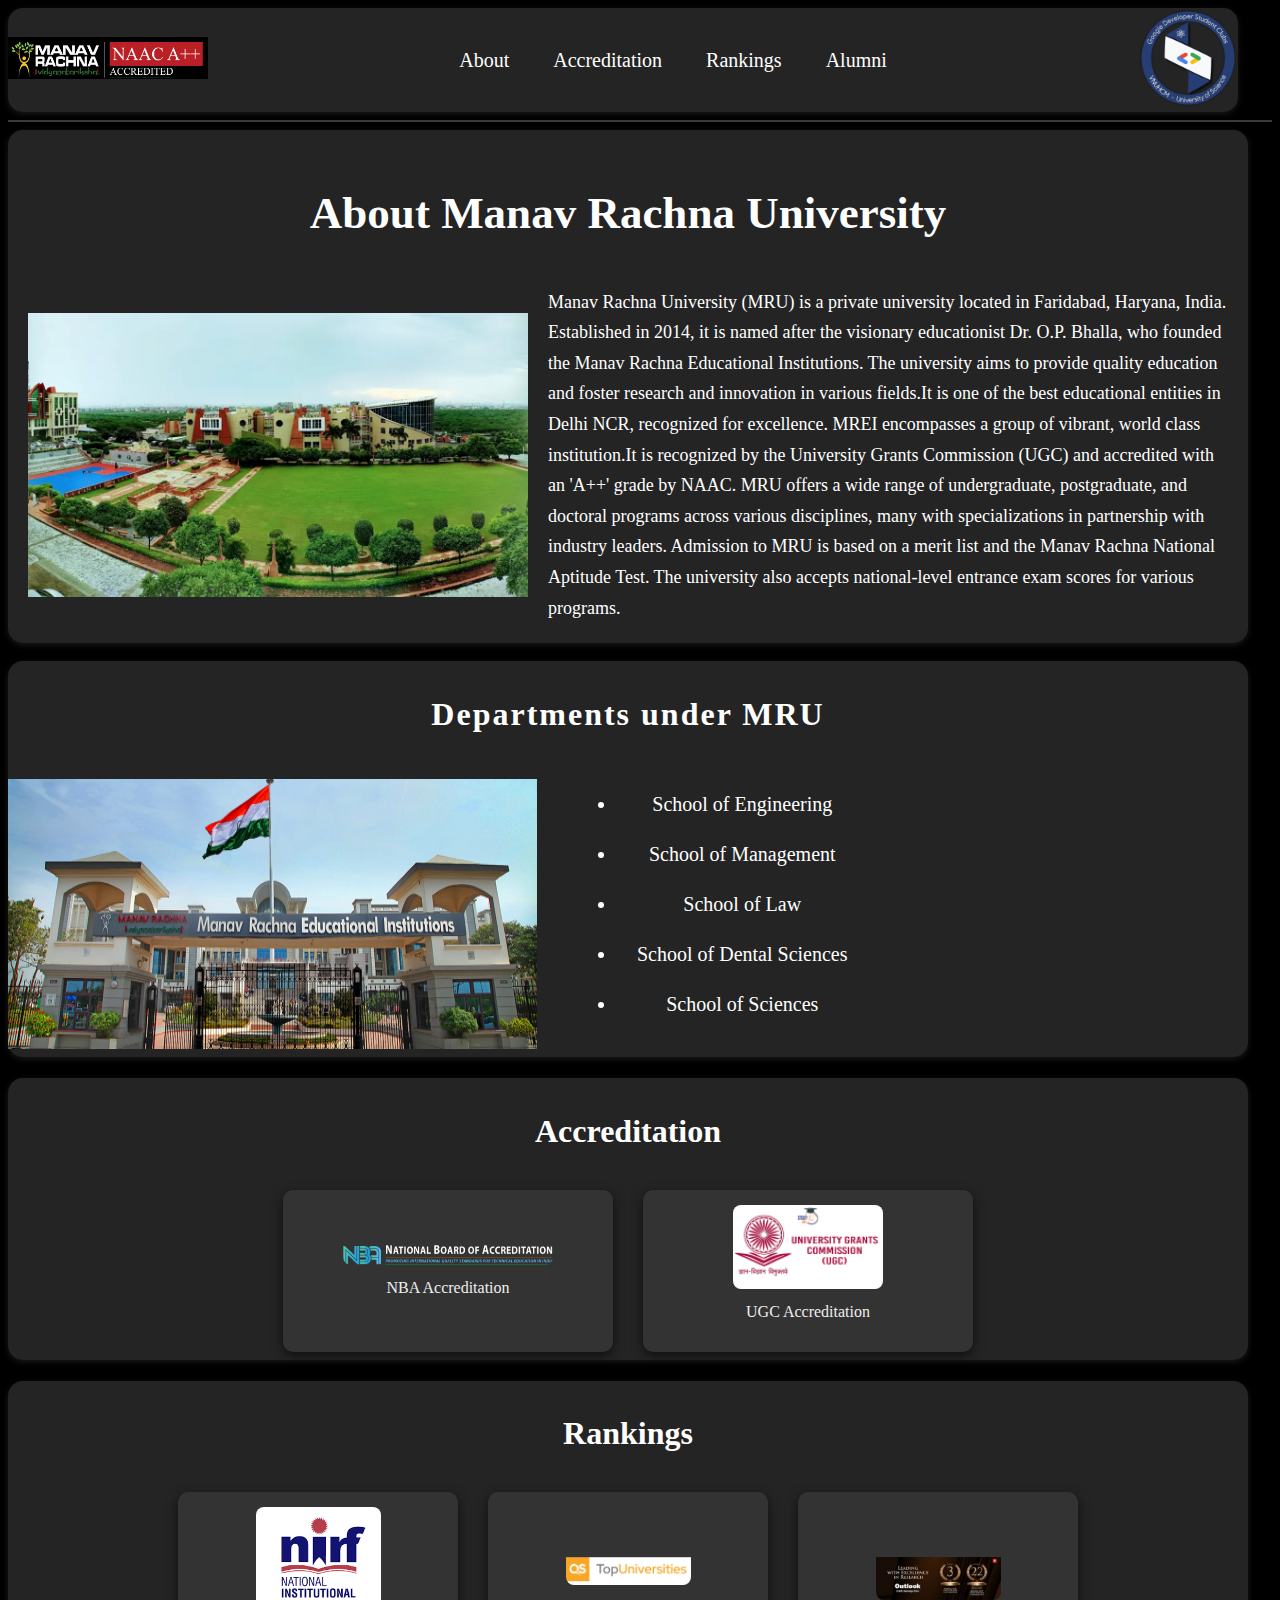
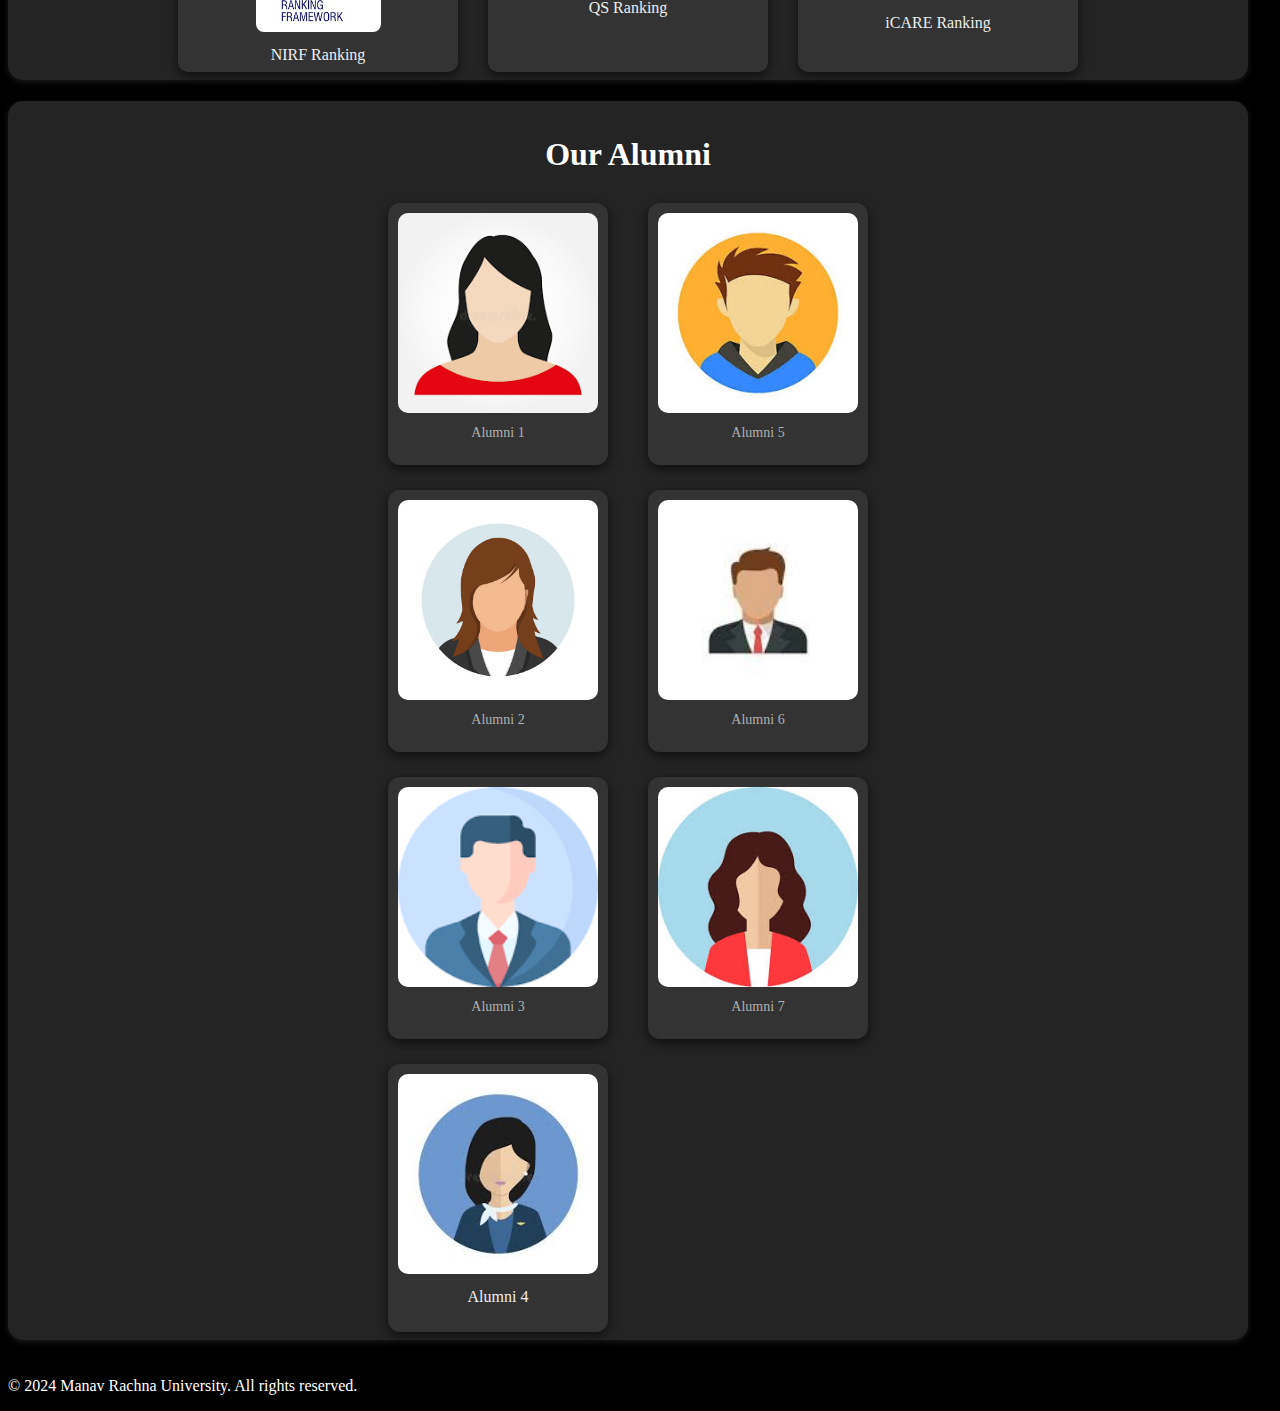
<file: index.html>
<!DOCTYPE html>
<html>
  <head>
    <title>Manav Rachna University</title>
    <meta charset="UTF-8">
    <meta name="viewport" content="width=device-width, initial-scale=1">
    <link rel="stylesheet" href="mr.css">
  </head>
  <body>
    <div class="container">
      <a href="https://en.wikipedia.org/wiki/National_Assessment_and_Accreditation_Council" target="_blank">
       <img class="MRU-logo" src="mrlogo.jpg" alt="Manav Rachna Logo">
      </a>
      <p class="internal-links">
       <a href="#about-section">About</a>
       <a href="#acc-section">Accreditation</a>
       <a href="#rankings-section">Rankings</a>
       <a href="#alumni-section">Alumni</a>
      </p>
      <a href="https://gdg.community.dev/gdg-on-campus-vnu-hcm-university-of-science-ho-chi-minh-city-vietnam/" target="_blank">
       <img class="google-logo" src="googleCDC.png" alt="CDC Logo"></a>
    </div><hr>

    <div class="about">
      <h2 class="about-heading">About Manav Rachna University</h2>
    <div class="about-content"> 
      <img class="about-image" src="college-mru.png" alt="campus">
      <span class="about-txt" id="about-section">Manav Rachna University (MRU) is a private university located in Faridabad, Haryana, India. Established in 2014,
         it is named after the visionary educationist Dr. O.P. Bhalla, who founded the Manav Rachna Educational Institutions.
         The university aims to provide quality education and foster research and innovation in various fields.It is one of the best educational entities in Delhi NCR,
         recognized for excellence. MREI encompasses a group of vibrant, world class institution.It is recognized by the University Grants Commission (UGC) and accredited with an 'A++' grade by NAAC.
         MRU offers a wide range of undergraduate, postgraduate, and doctoral programs across various disciplines, many with specializations in partnership with industry leaders.
         Admission to MRU is based on a merit list and the Manav Rachna National Aptitude Test.
         The university also accepts national-level entrance exam scores for various programs. </span>
    </div></div><br>

    <div class="depart-heading">
      <h2 class="Schools">Departments under MRU</h2>
    <div class="depart">
      <img class="depart-image" src="instit.png" alt="Campus">
        <span class="depart-text">
        <ul class="ul-list" type="disc">
         <li><a class="soe" href="School of Engineering.html" target="_blank">School of Engineering</a></li>
         <li><a class="soe" href="School of Management.html" target="_blank">School of Management</a></li>
         <li><a class="soe" href="School of Law.html" target="_blank">School of Law</a></li>
         <li><a class="soe" href="School of Dental Sciences.html" target="_blank">School of Dental Sciences</a></li>
         <li><a class="soe" href="School of Sciences.html" target="_blank">School of Sciences</a></li>
        </ul>
        </span>
    </div></div><br>

    <div id="acc-section" class="accreditation">
      <h2 class="accreditation-heading">Accreditation</h2>
    <div class="image-container">
    <div class="box">
      <a href="https://www.nbaind.org/" target="_blank"><img class="nba-image" src="nba acc.png" alt="NBA"></a>
      <p class="caption">NBA Accreditation</p>
    </div>
    <div class="box">
      <a href="https://www.ugc.ac.in/" target="_blank"><img class="ugc-image" src="ugc acc.png" alt="UGC"></a>
      <p class="caption">UGC Accreditation</p>
    </div>
  </div></div><br>

  <div id="rankings-section" class="rankings">
    <h2 class="rankings-heading">Rankings</h2>
    <div class="image-container2">
      <div class="box2">
      <a href="https://www.nirfindia.org/" target="_blank"><img src="nirf.png" class="nirf-image" alt="nirf"></a>
      <p class="caption2">NIRF Ranking</p>
      </div>
      <div class="box2">
      <a href="https://www.topuniversities.com/" target="_blank"><img src="QS.png" class="qs-image" alt="QS Top Universities"></a>
      <p class="caption2">QS Ranking</p>
      </div>
      <div class="box2">
      <a href="https://www.outlookindia.com/topic/outlook-icare-rankings-indias-best-b-schools-2025/" target="_blank"><img src="icare.jpg" class="icare-image" alt="iCARE"></a>
      <p class="caption2">iCARE Ranking</p>
      </div>
  </div></div><br>

  <div id="alumni-section" class="alumni">
    <h2 class="alumni-heading">Our Alumni</h2>

  <div class="alumni-container">
    <div class="column1">
      <div class="alumni-box">
        <img src="alumn123.png" alt="Alumni 1">
        <p class="caption3">Alumni 1</p>
      </div>
      <div class="alumni-box">
        <img src="avatar-profile-icon-flat-style-female-user-profile-vector-illustration-isolated-background-women-profile-sign-business-concept_157943-38866.avif" alt="Alumni 2">
        <p class="caption3">Alumni 2</p>
      </div>
      <div class="alumni-box">
        <img src="avatarpro.png" alt="Alumni 3">
        <p class="caption3">Alumni 3</p>
      </div>
      <div class="alumni-box">
        <img src="dhjaj.jpeg" alt="Alumni 4">
        <p class="caption">Alumni 4</p>
      </div>
    </div>

    <div class="column1">
      <div class="alumni-box">
        <img src="avatar2637.jpeg" alt="Alumni 5">
        <p class="caption3">Alumni 5</p>
      </div>
      <div class="alumni-box">
        <img src="avatara47.jpeg" alt="Alumni 6">
        <p class="caption3">Alumni 6</p>
      </div>
      <div class="alumni-box">
        <img src="avatar73535.jpeg" alt="Alumni 7">
        <p class="caption3">Alumni 7</p>
      </div>
    </div>
  </div></div><br>
  <footer class="footer">
    <p class="footer-text">&copy; 2024 Manav Rachna University. All rights reserved.</p>
  
  </body>
</html>
</file>
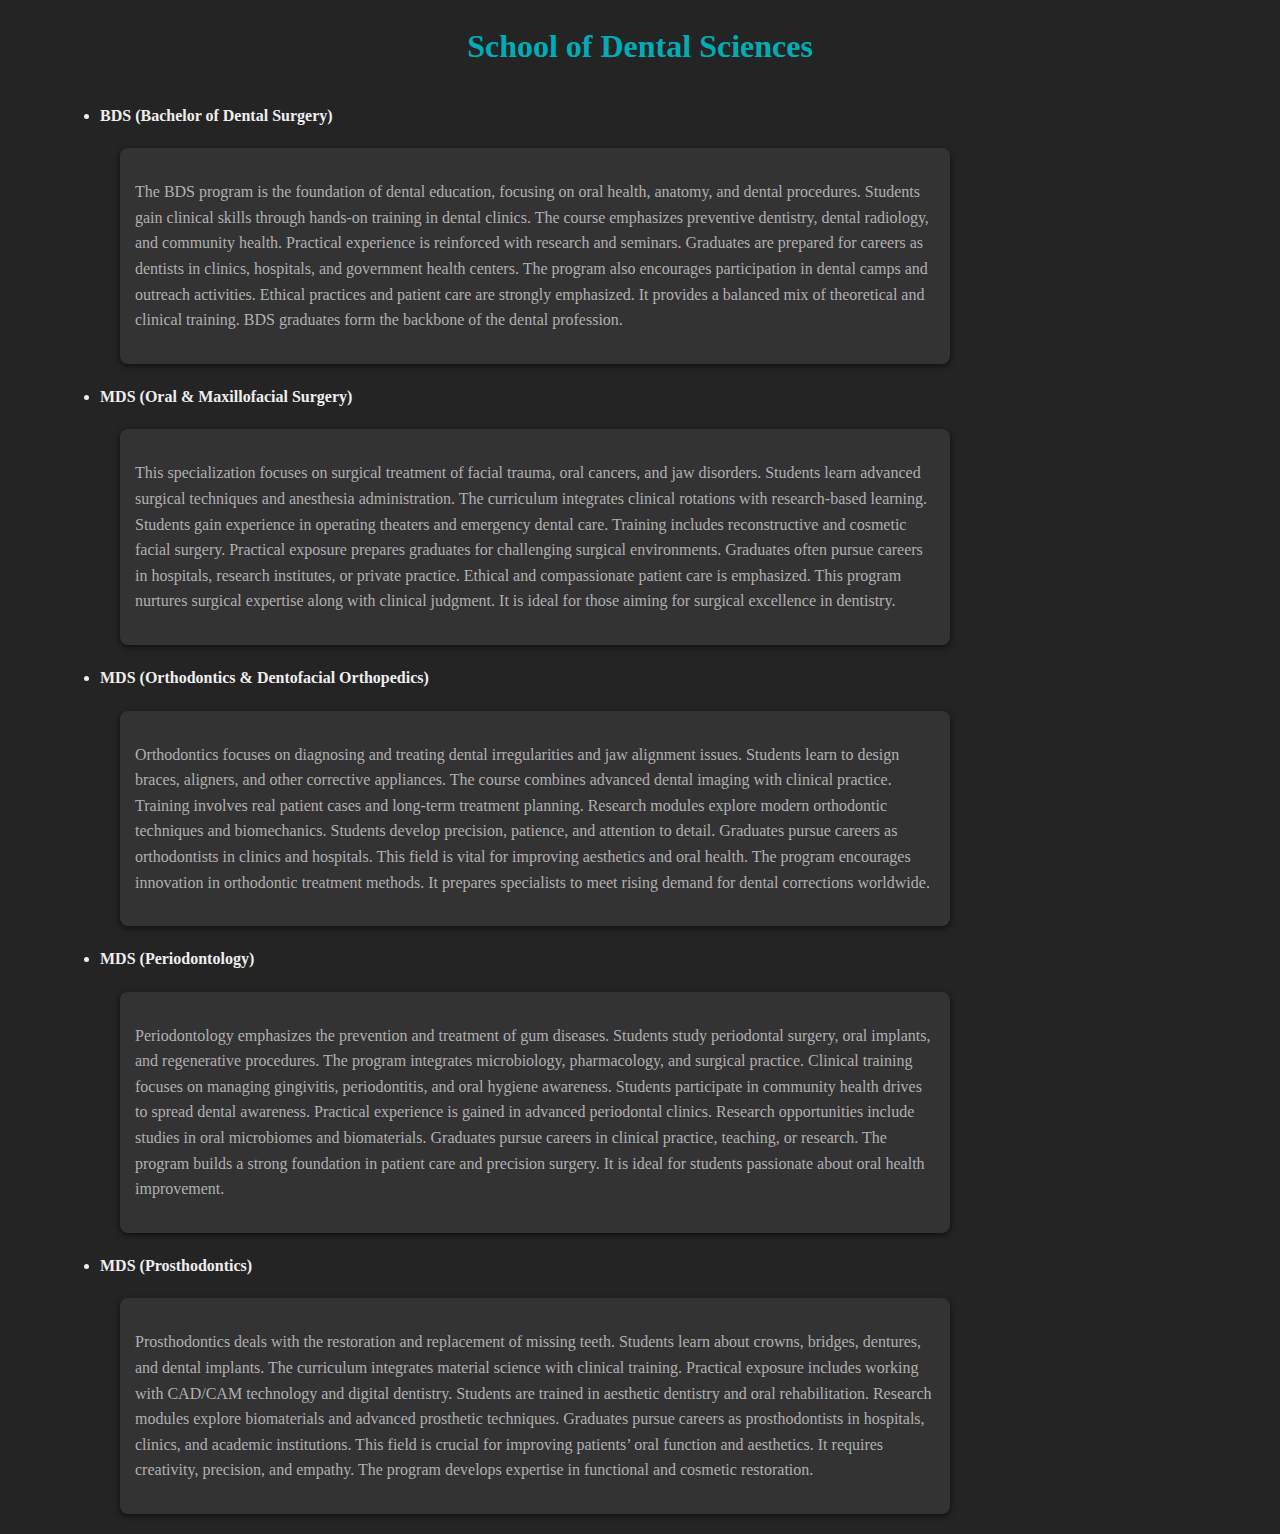
<file: School of Dental Sciences.html>
<!DOCTYPE html>
<html lang="en">
<head>
  <meta charset="UTF-8">
  <meta name="viewport" content="width=device-width, initial-scale=1">
  <title>School of Dental Sciences</title>
  <style>
    body {
      font-family: "century gothic";
      margin: 20px;
      background-color: #242424;
      line-height: 1.6;
    }
    h1 {
      font-family: "Modern no. 20";      
      text-align: center;
      color: #00ADB5;
      margin-bottom: 30px;
    }
    ul {
      list-style-type: disc;
      margin-left: 40px;
    }
    li {
      margin: 20px 0;
      font-weight: bold;
      color: #EEEEEE;
    }
    .course {
      margin-left: 20px;
      padding: 15px;
      background: #333333;
      border-radius: 8px;
      box-shadow: 0 2px 6px rgba(0,0,0,0.6);
      max-width: 800px;
    }
    .course img {
      max-width: 100%;
      height: auto;
      border-radius: 6px;
      margin: 10px 0;
    }
    .desc {
      font-weight: normal;
      color: #B0B0B0;
    }
  </style>
</head>
<body>
  <h1>School of Dental Sciences</h1>
  <ul>
    <li>BDS (Bachelor of Dental Surgery)</li>
    <div class="course">
      <p class="desc">
        The BDS program is the foundation of dental education, focusing on oral health, 
        anatomy, and dental procedures. Students gain clinical skills through hands-on 
        training in dental clinics. The course emphasizes preventive dentistry, dental 
        radiology, and community health. Practical experience is reinforced with research 
        and seminars. Graduates are prepared for careers as dentists in clinics, hospitals, 
        and government health centers. The program also encourages participation in dental 
        camps and outreach activities. Ethical practices and patient care are strongly 
        emphasized. It provides a balanced mix of theoretical and clinical training. 
        BDS graduates form the backbone of the dental profession.
      </p>
    </div>
    <li>MDS (Oral & Maxillofacial Surgery)</li>
    <div class="course">
      <p class="desc">
        This specialization focuses on surgical treatment of facial trauma, oral cancers, 
        and jaw disorders. Students learn advanced surgical techniques and anesthesia 
        administration. The curriculum integrates clinical rotations with research-based 
        learning. Students gain experience in operating theaters and emergency dental care. 
        Training includes reconstructive and cosmetic facial surgery. Practical exposure 
        prepares graduates for challenging surgical environments. Graduates often pursue 
        careers in hospitals, research institutes, or private practice. Ethical and 
        compassionate patient care is emphasized. This program nurtures surgical expertise 
        along with clinical judgment. It is ideal for those aiming for surgical excellence 
        in dentistry.
      </p>
    </div>
    <li>MDS (Orthodontics & Dentofacial Orthopedics)</li>
    <div class="course">
      <p class="desc">
        Orthodontics focuses on diagnosing and treating dental irregularities and jaw 
        alignment issues. Students learn to design braces, aligners, and other corrective 
        appliances. The course combines advanced dental imaging with clinical practice. 
        Training involves real patient cases and long-term treatment planning. Research 
        modules explore modern orthodontic techniques and biomechanics. Students develop 
        precision, patience, and attention to detail. Graduates pursue careers as 
        orthodontists in clinics and hospitals. This field is vital for improving 
        aesthetics and oral health. The program encourages innovation in orthodontic 
        treatment methods. It prepares specialists to meet rising demand for dental 
        corrections worldwide.
      </p>
    </div>
    <li>MDS (Periodontology)</li>
    <div class="course">
      <p class="desc">
        Periodontology emphasizes the prevention and treatment of gum diseases. Students 
        study periodontal surgery, oral implants, and regenerative procedures. The program 
        integrates microbiology, pharmacology, and surgical practice. Clinical training 
        focuses on managing gingivitis, periodontitis, and oral hygiene awareness. 
        Students participate in community health drives to spread dental awareness. 
        Practical experience is gained in advanced periodontal clinics. Research 
        opportunities include studies in oral microbiomes and biomaterials. Graduates 
        pursue careers in clinical practice, teaching, or research. The program builds 
        a strong foundation in patient care and precision surgery. It is ideal for 
        students passionate about oral health improvement.
      </p>
    </div>
    <li>MDS (Prosthodontics)</li>
    <div class="course">
      <p class="desc">
        Prosthodontics deals with the restoration and replacement of missing teeth. 
        Students learn about crowns, bridges, dentures, and dental implants. The 
        curriculum integrates material science with clinical training. Practical 
        exposure includes working with CAD/CAM technology and digital dentistry. 
        Students are trained in aesthetic dentistry and oral rehabilitation. 
        Research modules explore biomaterials and advanced prosthetic techniques. 
        Graduates pursue careers as prosthodontists in hospitals, clinics, and 
        academic institutions. This field is crucial for improving patients’ oral 
        function and aesthetics. It requires creativity, precision, and empathy. 
        The program develops expertise in functional and cosmetic restoration.
      </p>
    </div>
  </ul>
</body>
</html>
</file>
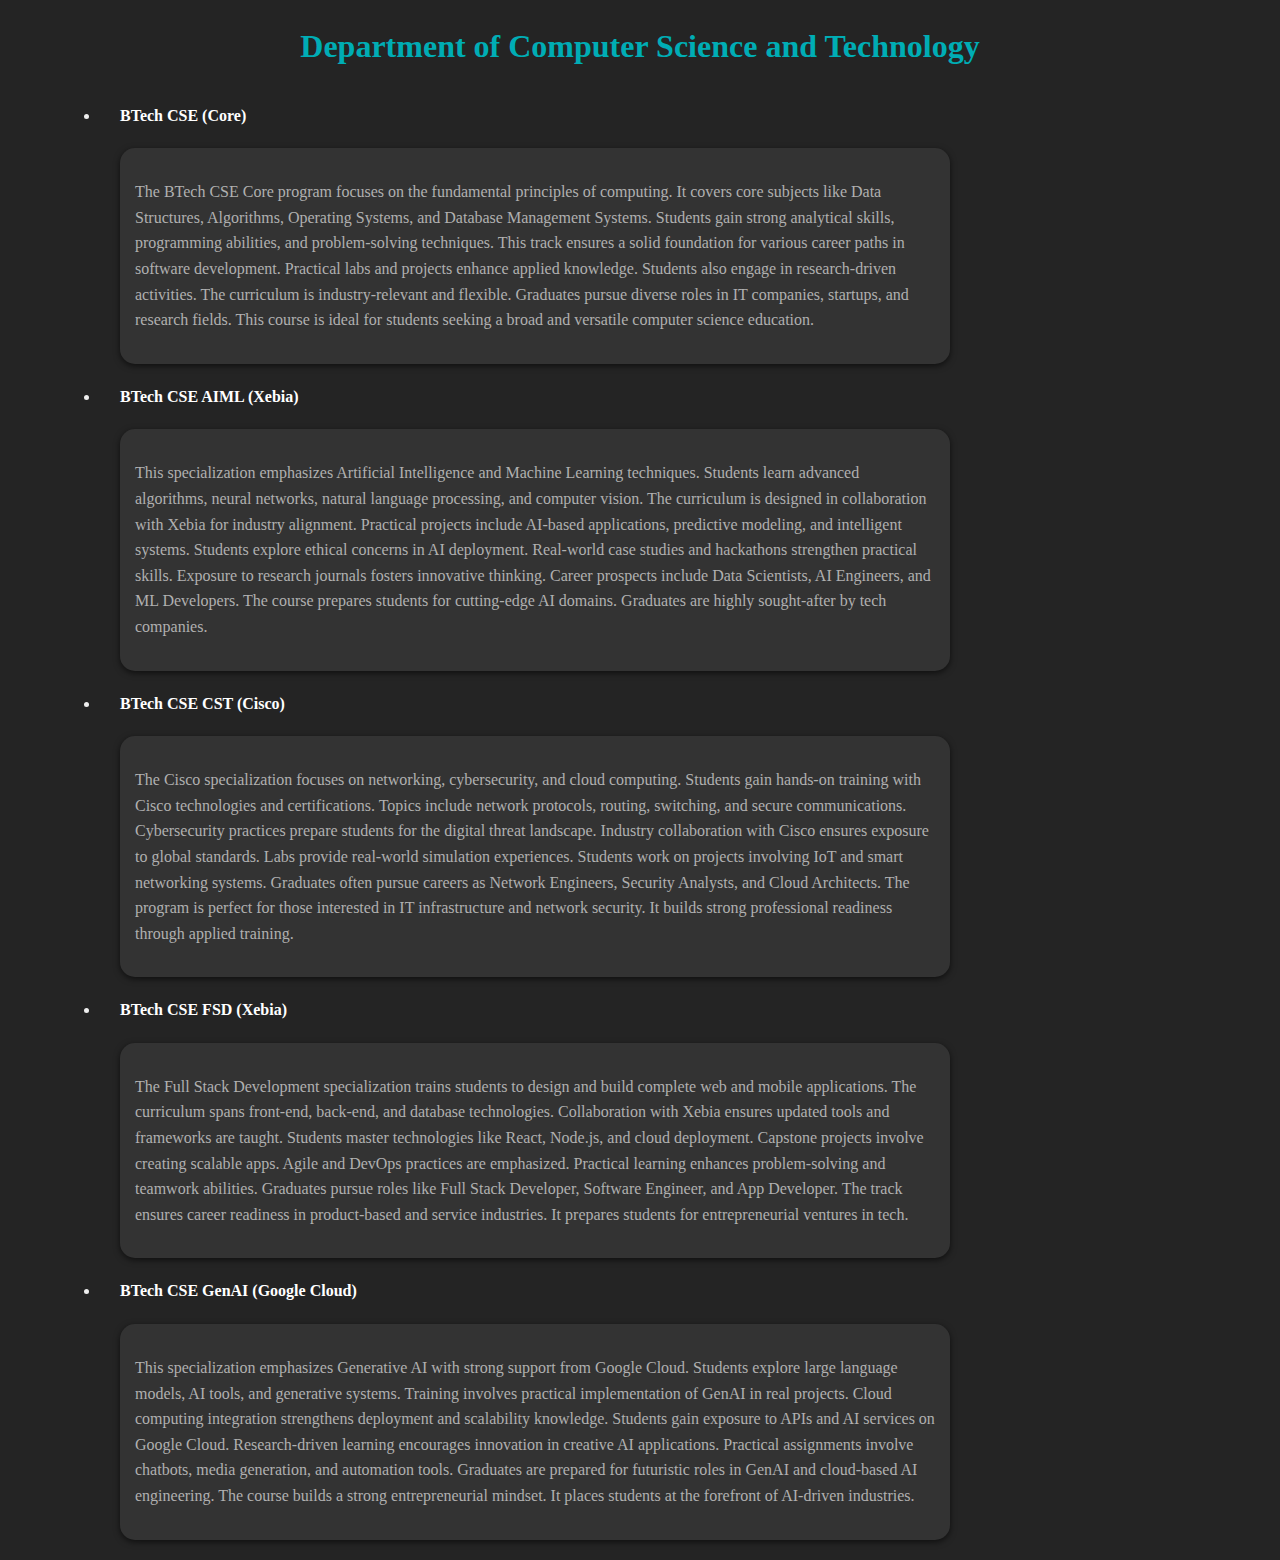
<file: School of Engineering.html>
<!DOCTYPE html>
<html lang="en">
<head>
  <meta charset="UTF-8">
  <meta name="viewport" content="width=device-width, initial-scale=1">
  <title>Department of Computer Science and Technology</title>
  <style>
    body {
      font-family: "century gothic";
      margin: 20px;
      background-color: #242424;
      line-height: 1.6;
    }
    h1 {
      font-family: "Modern no. 20";
      text-align: center;
      color: #00ADB5;
      margin-bottom: 30px;
    }
    ul {
      list-style-type: disc;
      margin-left: 40px;
    }
    li {
      margin: 20px 0;
      font-weight: bold;
      color: #EEEEEE;
    }
    .course {
      margin-left: 20px;
      padding: 15px;
      background: #333333;
      border-radius: 8px;
      box-shadow: 0 2px 6px rgba(0,0,0,0.6);
      max-width: 800px;
      border-radius: 15px;
    }
    .course img {
      max-width: 100%;
      height: auto;
      border-radius: 6px;
      margin: 10px 0;
    }
    .course-link:link,
    .course-link:visited,
    .course-link:active {
      color: white;
      margin: 0 20px;
      text-decoration: none;
}
    .course-link:hover {
      color: #1e90ff;
      text-decoration: underline;
      transition: color 0.4s, text-decoration 0.4s;
}
    .desc {
      font-weight: normal;
      color:  #B0B0B0;
    }
  </style>
</head>
<body>
  <h1>Department of Computer Science and Technology</h1>
  <ul>
    <li><a class="course-link" href="https://en.wikipedia.org/wiki/Computer_science">BTech CSE (Core)</a></li>
    <div class="course">
      <p class="desc">
        The BTech CSE Core program focuses on the fundamental principles of computing. 
        It covers core subjects like Data Structures, Algorithms, Operating Systems, and 
        Database Management Systems. Students gain strong analytical skills, programming 
        abilities, and problem-solving techniques. This track ensures a solid foundation 
        for various career paths in software development. Practical labs and projects 
        enhance applied knowledge. Students also engage in research-driven activities. 
        The curriculum is industry-relevant and flexible. Graduates pursue diverse roles 
        in IT companies, startups, and research fields. This course is ideal for students 
        seeking a broad and versatile computer science education.
      </p>
    </div>
    <li><a class="course-link" href="https://en.wikipedia.org/wiki/Artificial_intelligence_engineering">BTech CSE AIML (Xebia)</a></li>
    <div class="course">
      <p class="desc">
        This specialization emphasizes Artificial Intelligence and Machine Learning 
        techniques. Students learn advanced algorithms, neural networks, natural language 
        processing, and computer vision. The curriculum is designed in collaboration with 
        Xebia for industry alignment. Practical projects include AI-based applications, 
        predictive modeling, and intelligent systems. Students explore ethical concerns in 
        AI deployment. Real-world case studies and hackathons strengthen practical skills. 
        Exposure to research journals fosters innovative thinking. Career prospects include 
        Data Scientists, AI Engineers, and ML Developers. The course prepares students for 
        cutting-edge AI domains. Graduates are highly sought-after by tech companies.
      </p>
    </div>
    <li><a class="course-link" href="https://en.wikipedia.org/?title=Computer_Science_and_Technology&redirect=no">BTech CSE CST (Cisco)</a></li>
    <div class="course">
      <p class="desc">
        The Cisco specialization focuses on networking, cybersecurity, and cloud computing. 
        Students gain hands-on training with Cisco technologies and certifications. Topics 
        include network protocols, routing, switching, and secure communications. Cybersecurity 
        practices prepare students for the digital threat landscape. Industry collaboration with 
        Cisco ensures exposure to global standards. Labs provide real-world simulation experiences. 
        Students work on projects involving IoT and smart networking systems. Graduates often 
        pursue careers as Network Engineers, Security Analysts, and Cloud Architects. The program 
        is perfect for those interested in IT infrastructure and network security. It builds 
        strong professional readiness through applied training.
      </p>
    </div>
    <li><a class="course-link" href="https://en.wikipedia.org/wiki/Full-stack_development">BTech CSE FSD (Xebia)</a></li>
    <div class="course">
      <p class="desc">
        The Full Stack Development specialization trains students to design and build 
        complete web and mobile applications. The curriculum spans front-end, back-end, 
        and database technologies. Collaboration with Xebia ensures updated tools and 
        frameworks are taught. Students master technologies like React, Node.js, and 
        cloud deployment. Capstone projects involve creating scalable apps. Agile and 
        DevOps practices are emphasized. Practical learning enhances problem-solving 
        and teamwork abilities. Graduates pursue roles like Full Stack Developer, 
        Software Engineer, and App Developer. The track ensures career readiness in 
        product-based and service industries. It prepares students for entrepreneurial 
        ventures in tech.
      </p>
    </div>
    <li><a class="course-link" href="https://en.wikipedia.org/wiki/Generative_artificial_intelligence">BTech CSE GenAI (Google Cloud)</a></li>
    <div class="course">
      <p class="desc">
        This specialization emphasizes Generative AI with strong support from Google Cloud. 
        Students explore large language models, AI tools, and generative systems. Training 
        involves practical implementation of GenAI in real projects. Cloud computing 
        integration strengthens deployment and scalability knowledge. Students gain exposure 
        to APIs and AI services on Google Cloud. Research-driven learning encourages 
        innovation in creative AI applications. Practical assignments involve chatbots, 
        media generation, and automation tools. Graduates are prepared for futuristic roles 
        in GenAI and cloud-based AI engineering. The course builds a strong entrepreneurial 
        mindset. It places students at the forefront of AI-driven industries.
      </p>
    </div>
  </ul>
</body>
</html>
</file>
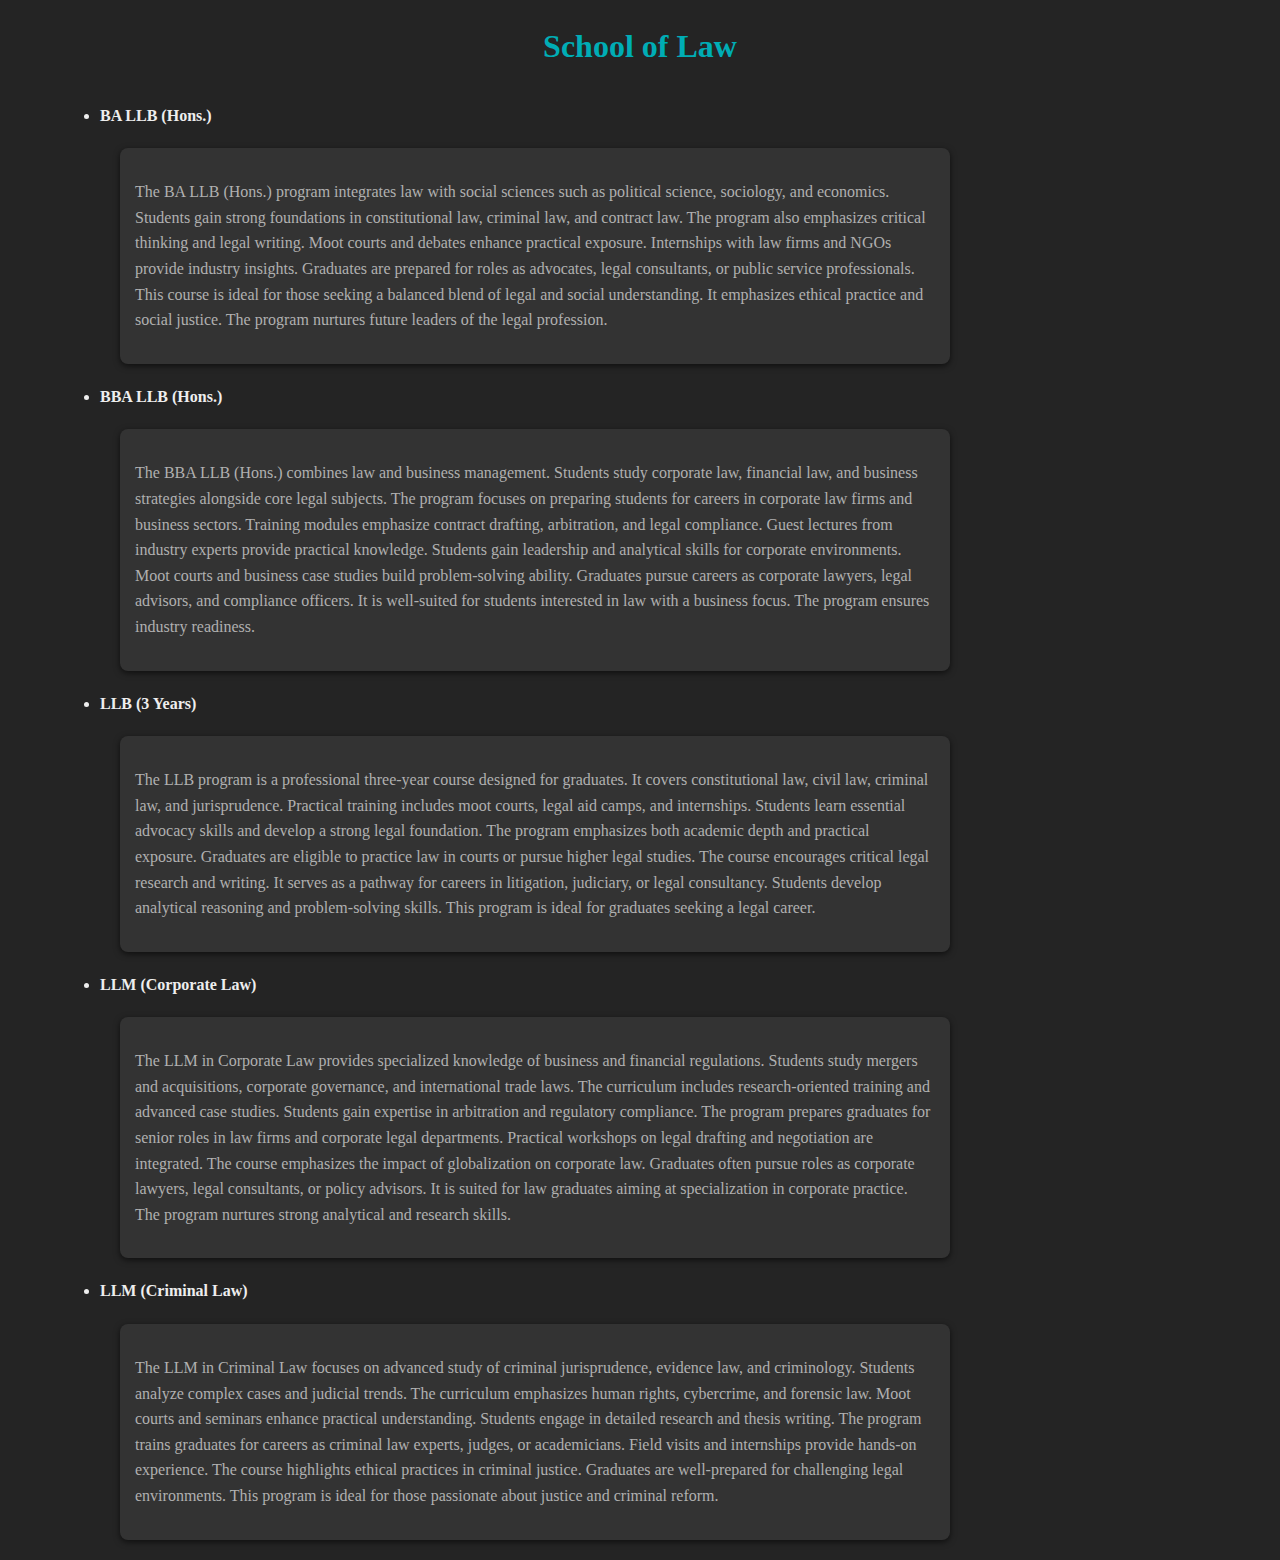
<file: School of Law.html>
<!DOCTYPE html>
<html lang="en">
<head>
  <meta charset="UTF-8">
  <meta name="viewport" content="width=device-width, initial-scale=1">
  <title>School of Law</title>
  <style>
    body {
      font-family: "century gothic";
      margin: 20px;
      background-color: #242424;
      line-height: 1.6;
    }
    h1 {
      font-family: "Modern no. 20";
      text-align: center;
      color: #00ADB5; 
      margin-bottom: 30px;
    }
    ul {
      list-style-type: disc;
      margin-left: 40px;
    }
    li {
      margin: 20px 0;
      font-weight: bold;
      color: #EEEEEE;
    }
    .course {
      margin-left: 20px;
      padding: 15px;
      background: #333333;
      border-radius: 8px;
      box-shadow: 0 2px 6px rgba(0,0,0,0.6);
      max-width: 800px;
    }
    .course img {
      max-width: 100%;
      height: auto;
      border-radius: 6px;
      margin: 10px 0;
    }
    .desc {
      font-weight: normal;
      color: #B0B0B0;
    }
  </style>
</head>
<body>
  <h1>School of Law</h1>
  <ul>
    <li>BA LLB (Hons.)</li>
    <div class="course">
      <p class="desc">
        The BA LLB (Hons.) program integrates law with social sciences such as political 
        science, sociology, and economics. Students gain strong foundations in constitutional 
        law, criminal law, and contract law. The program also emphasizes critical thinking 
        and legal writing. Moot courts and debates enhance practical exposure. Internships 
        with law firms and NGOs provide industry insights. Graduates are prepared for roles 
        as advocates, legal consultants, or public service professionals. This course is 
        ideal for those seeking a balanced blend of legal and social understanding. It 
        emphasizes ethical practice and social justice. The program nurtures future leaders 
        of the legal profession.
      </p>
    </div>
    <li>BBA LLB (Hons.)</li>
    <div class="course">
      <p class="desc">
        The BBA LLB (Hons.) combines law and business management. Students study corporate 
        law, financial law, and business strategies alongside core legal subjects. The program 
        focuses on preparing students for careers in corporate law firms and business sectors. 
        Training modules emphasize contract drafting, arbitration, and legal compliance. 
        Guest lectures from industry experts provide practical knowledge. Students gain 
        leadership and analytical skills for corporate environments. Moot courts and business 
        case studies build problem-solving ability. Graduates pursue careers as corporate 
        lawyers, legal advisors, and compliance officers. It is well-suited for students 
        interested in law with a business focus. The program ensures industry readiness.
      </p>
    </div>
    <li>LLB (3 Years)</li>
    <div class="course">
      <p class="desc">
        The LLB program is a professional three-year course designed for graduates. It covers 
        constitutional law, civil law, criminal law, and jurisprudence. Practical training 
        includes moot courts, legal aid camps, and internships. Students learn essential 
        advocacy skills and develop a strong legal foundation. The program emphasizes both 
        academic depth and practical exposure. Graduates are eligible to practice law in courts 
        or pursue higher legal studies. The course encourages critical legal research and writing. 
        It serves as a pathway for careers in litigation, judiciary, or legal consultancy. 
        Students develop analytical reasoning and problem-solving skills. This program is 
        ideal for graduates seeking a legal career.
      </p>
    </div>
    <li>LLM (Corporate Law)</li>
    <div class="course">
      <p class="desc">
        The LLM in Corporate Law provides specialized knowledge of business and financial 
        regulations. Students study mergers and acquisitions, corporate governance, and 
        international trade laws. The curriculum includes research-oriented training and 
        advanced case studies. Students gain expertise in arbitration and regulatory 
        compliance. The program prepares graduates for senior roles in law firms and 
        corporate legal departments. Practical workshops on legal drafting and negotiation 
        are integrated. The course emphasizes the impact of globalization on corporate law. 
        Graduates often pursue roles as corporate lawyers, legal consultants, or policy advisors. 
        It is suited for law graduates aiming at specialization in corporate practice. 
        The program nurtures strong analytical and research skills.
      </p>
    </div>
    <li>LLM (Criminal Law)</li>
    <div class="course">
      <p class="desc">
        The LLM in Criminal Law focuses on advanced study of criminal jurisprudence, 
        evidence law, and criminology. Students analyze complex cases and judicial trends. 
        The curriculum emphasizes human rights, cybercrime, and forensic law. Moot courts 
        and seminars enhance practical understanding. Students engage in detailed research 
        and thesis writing. The program trains graduates for careers as criminal law experts, 
        judges, or academicians. Field visits and internships provide hands-on experience. 
        The course highlights ethical practices in criminal justice. Graduates are well-prepared 
        for challenging legal environments. This program is ideal for those passionate about 
        justice and criminal reform.
      </p>
    </div>
  </ul>
</body>
</html>
</file>
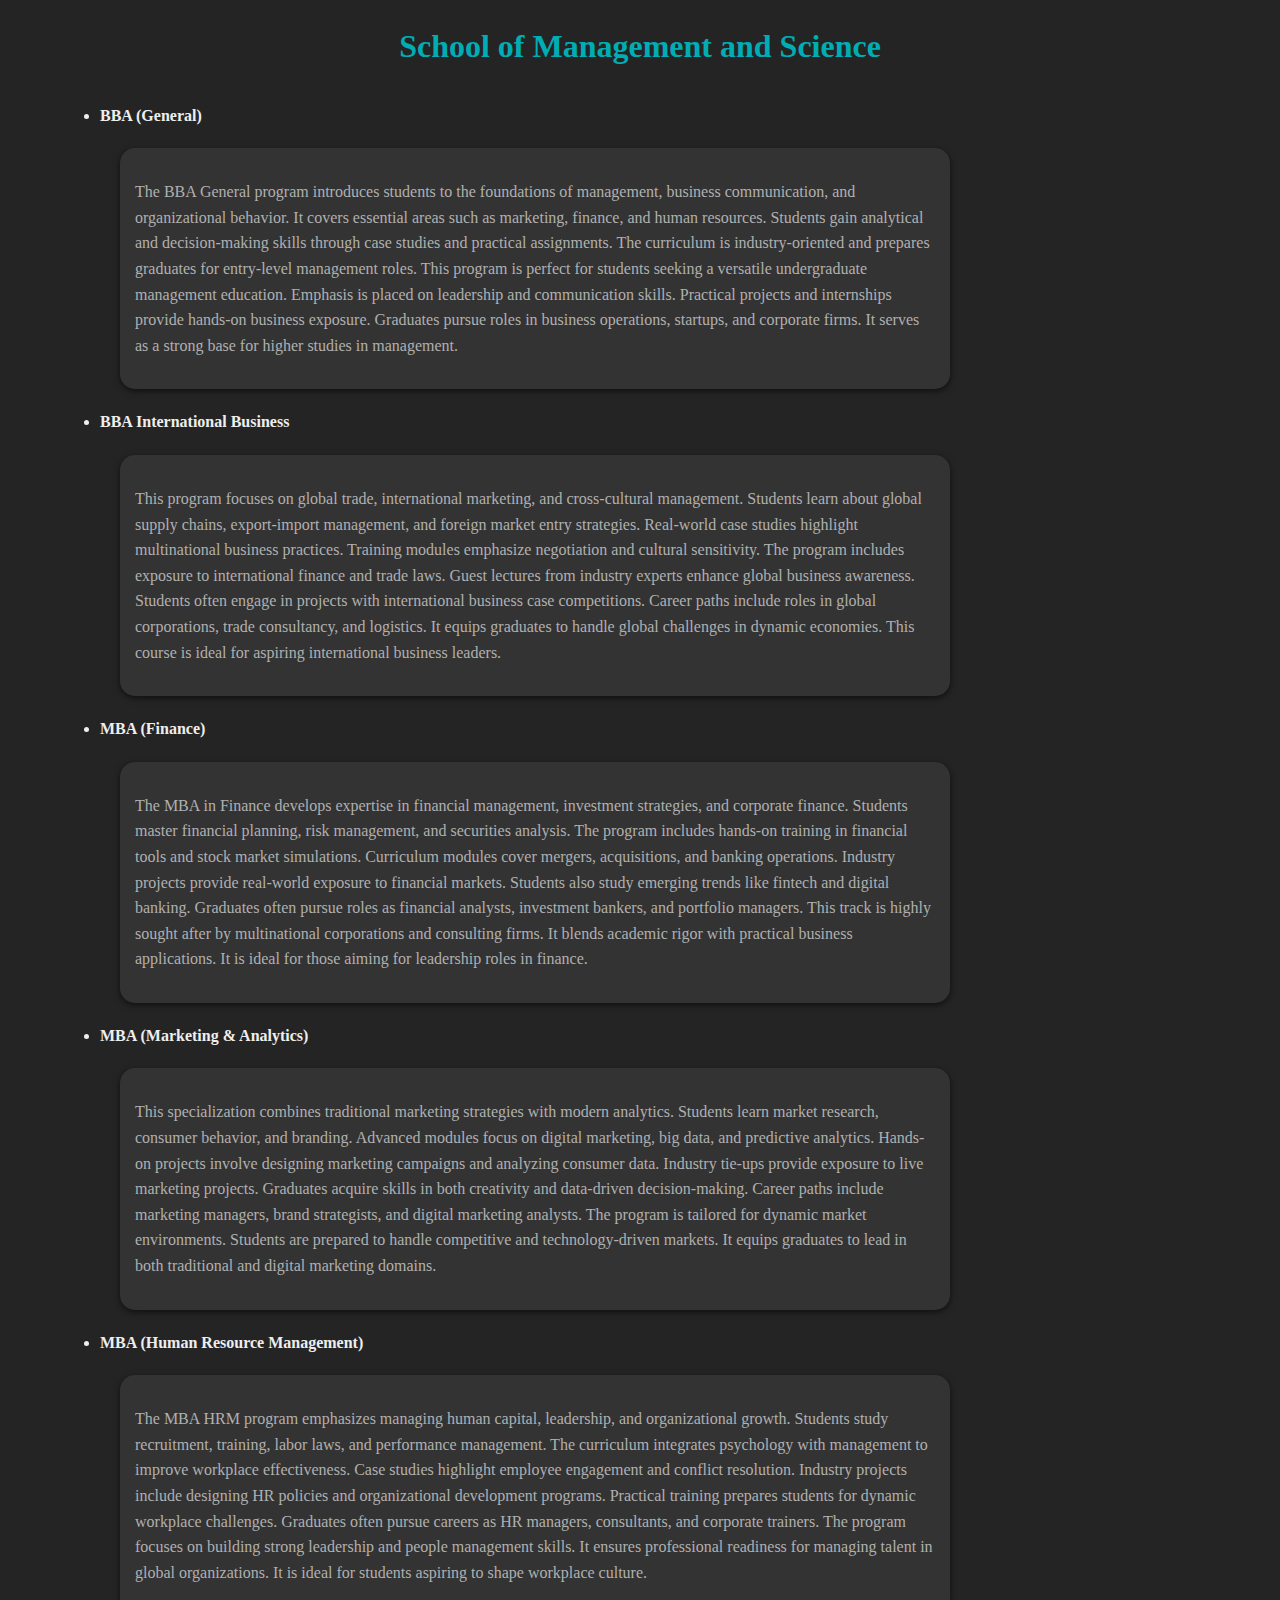
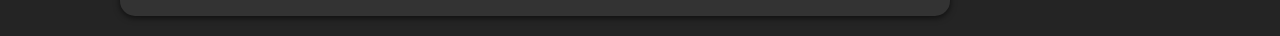
<file: School of Management.html>
<!DOCTYPE html>
<html lang="en">
<head>
  <meta charset="UTF-8">
  <meta name="viewport" content="width=device-width, initial-scale=1">
  <title>School of Management and Science</title>
  <style>
    body {
      font-family: "century gothic";
      margin: 20px;
      background-color: #242424;
      line-height: 1.6;
    }
    h1 {
      font-family:"Modern no. 20";
      text-align: center;
      color: #00ADB5;
      margin-bottom: 30px;
    }
    ul {
      list-style-type: disc;
      margin-left: 40px;
    }
    li {
      margin: 20px 0;
      font-weight: bold;
      color: #EEEEEE;
    }
    .course {
      margin-left: 20px;
      padding: 15px;
      background: #333333;
      border-radius: 15px;
      box-shadow: 0 2px 6px rgba(0,0,0,0.6);
      max-width: 800px;
    }
    .course img {
      max-width: 100%;
      height: auto;
      border-radius: 6px;
      margin: 10px 0;
    }
    .desc {
      font-weight: normal;
      color: #B0B0B0;
    }
  </style>
</head>
<body>

  <h1>School of Management and Science</h1>

  <ul>
    <li>BBA (General)</li>
    <div class="course">
      <p class="desc">
        The BBA General program introduces students to the foundations of management, 
        business communication, and organizational behavior. It covers essential areas 
        such as marketing, finance, and human resources. Students gain analytical and 
        decision-making skills through case studies and practical assignments. The 
        curriculum is industry-oriented and prepares graduates for entry-level 
        management roles. This program is perfect for students seeking a versatile 
        undergraduate management education. Emphasis is placed on leadership and 
        communication skills. Practical projects and internships provide hands-on 
        business exposure. Graduates pursue roles in business operations, startups, 
        and corporate firms. It serves as a strong base for higher studies in management.
      </p>
    </div>

    <li>BBA International Business</li>
    <div class="course">
      <p class="desc">
        This program focuses on global trade, international marketing, and cross-cultural 
        management. Students learn about global supply chains, export-import management, 
        and foreign market entry strategies. Real-world case studies highlight multinational 
        business practices. Training modules emphasize negotiation and cultural sensitivity. 
        The program includes exposure to international finance and trade laws. Guest lectures 
        from industry experts enhance global business awareness. Students often engage in 
        projects with international business case competitions. Career paths include roles 
        in global corporations, trade consultancy, and logistics. It equips graduates to 
        handle global challenges in dynamic economies. This course is ideal for aspiring 
        international business leaders.
      </p>
    </div>

    <li>MBA (Finance)</li>
    <div class="course">
      <p class="desc">
        The MBA in Finance develops expertise in financial management, investment strategies, 
        and corporate finance. Students master financial planning, risk management, and 
        securities analysis. The program includes hands-on training in financial tools and 
        stock market simulations. Curriculum modules cover mergers, acquisitions, and banking 
        operations. Industry projects provide real-world exposure to financial markets. Students 
        also study emerging trends like fintech and digital banking. Graduates often pursue 
        roles as financial analysts, investment bankers, and portfolio managers. This track is 
        highly sought after by multinational corporations and consulting firms. It blends 
        academic rigor with practical business applications. It is ideal for those aiming for 
        leadership roles in finance.
      </p>
    </div>

    <li>MBA (Marketing & Analytics)</li>
    <div class="course">
      <p class="desc">
        This specialization combines traditional marketing strategies with modern analytics. 
        Students learn market research, consumer behavior, and branding. Advanced modules 
        focus on digital marketing, big data, and predictive analytics. Hands-on projects 
        involve designing marketing campaigns and analyzing consumer data. Industry tie-ups 
        provide exposure to live marketing projects. Graduates acquire skills in both 
        creativity and data-driven decision-making. Career paths include marketing managers, 
        brand strategists, and digital marketing analysts. The program is tailored for 
        dynamic market environments. Students are prepared to handle competitive and 
        technology-driven markets. It equips graduates to lead in both traditional and 
        digital marketing domains.
      </p>
    </div>

    <li>MBA (Human Resource Management)</li>
    <div class="course">
      <p class="desc">
        The MBA HRM program emphasizes managing human capital, leadership, and 
        organizational growth. Students study recruitment, training, labor laws, 
        and performance management. The curriculum integrates psychology with 
        management to improve workplace effectiveness. Case studies highlight 
        employee engagement and conflict resolution. Industry projects include 
        designing HR policies and organizational development programs. Practical 
        training prepares students for dynamic workplace challenges. Graduates 
        often pursue careers as HR managers, consultants, and corporate trainers. 
        The program focuses on building strong leadership and people management 
        skills. It ensures professional readiness for managing talent in global 
        organizations. It is ideal for students aspiring to shape workplace culture.
      </p>
    </div>

  </ul>

</body>
</html>
</file>
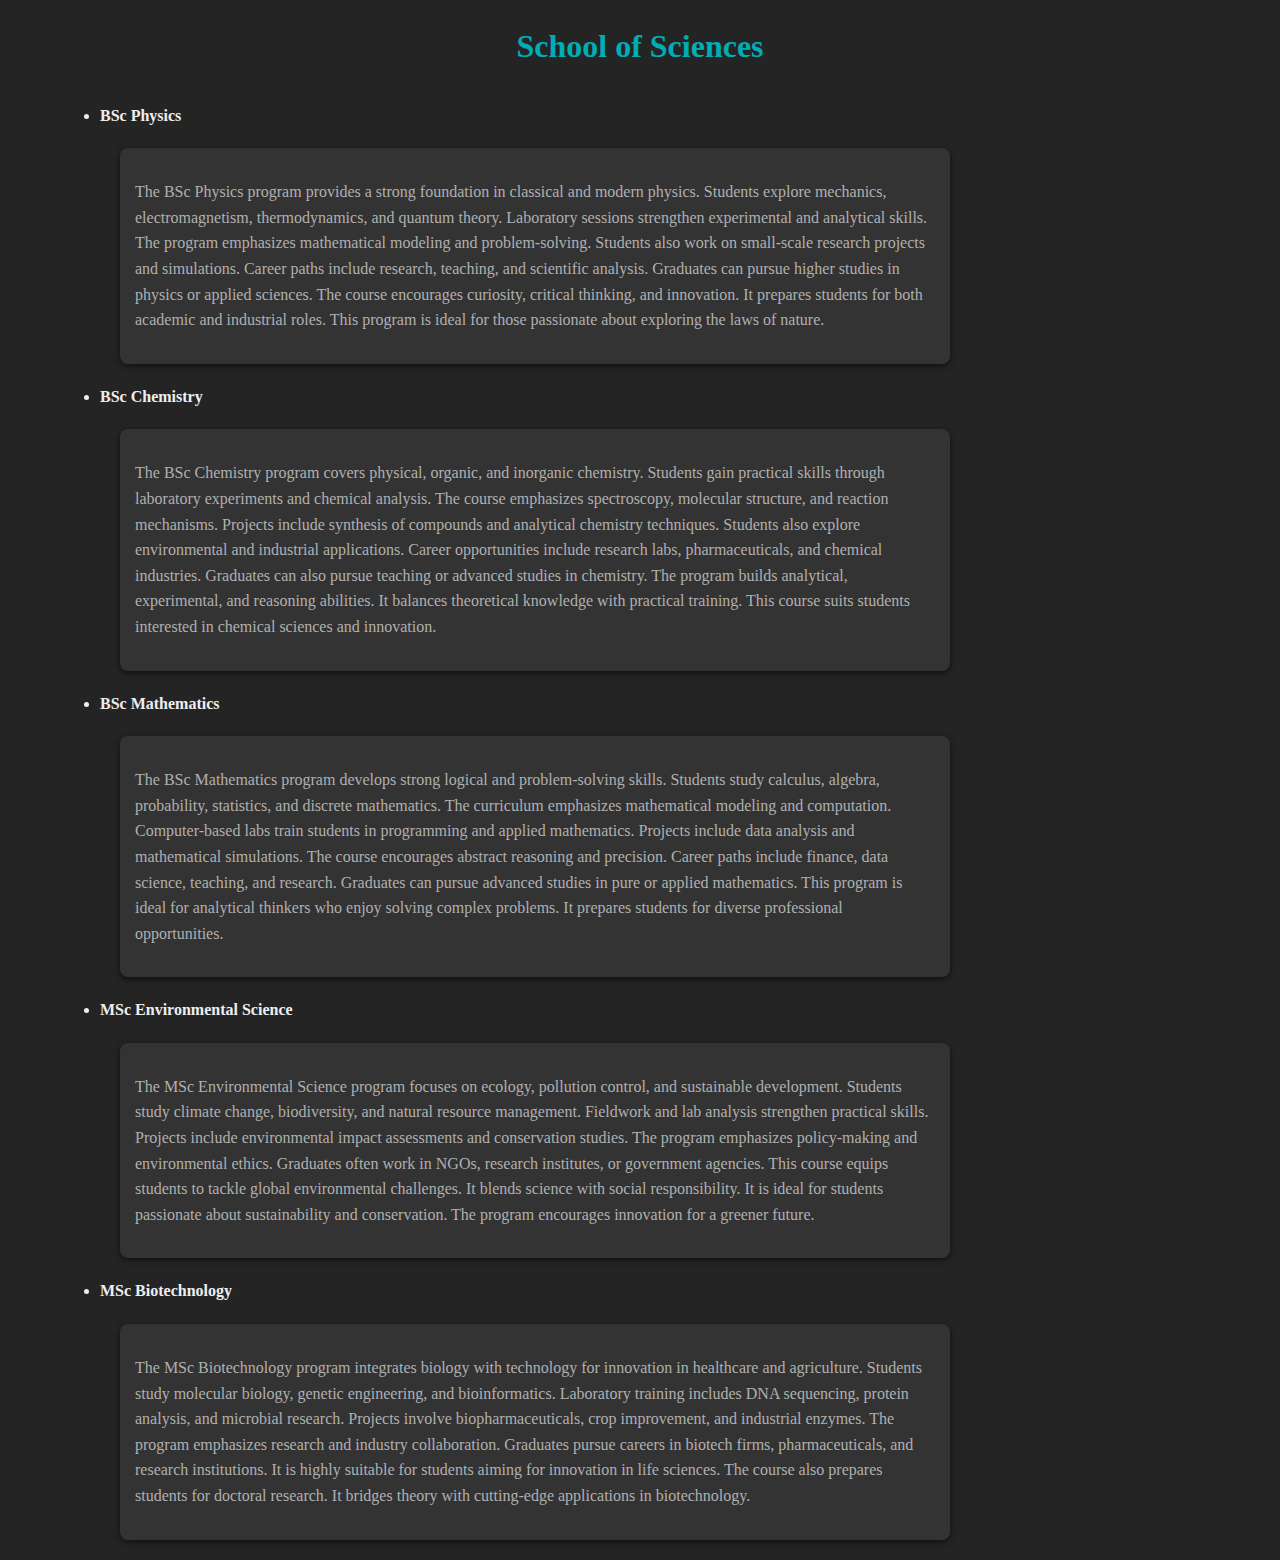
<file: School of Sciences.html>
<!DOCTYPE html>
<html lang="en">
<head>
  <meta charset="UTF-8">
  <meta name="viewport" content="width=device-width, initial-scale=1">
  <title>School of Sciences</title>
  <style>
    body {
      font-family: "century gothic";
      margin: 20px;
      background-color: #242424;
      line-height: 1.6;
    }
    h1 {
      font-family: "Modern no. 20";      
      text-align: center;
      color: #00ADB5;
      margin-bottom: 30px;
    }
    ul {
      list-style-type: disc;
      margin-left: 40px;
    }
    li {
      margin: 20px 0;
      font-weight: bold;
      color: #EEEEEE;
    }
    .course {
      margin-left: 20px;
      padding: 15px;
      background: #333333;
      border-radius: 8px;
      box-shadow: 0 2px 6px rgba(0,0,0,0.6);
      max-width: 800px;
    }
    .course img {
      max-width: 100%;
      height: auto;
      border-radius: 6px;
      margin: 10px 0;
    }
    .desc {
      font-weight: normal;
      color: #B0B0B0;
    }
  </style>
</head>
<body>
  <h1>School of Sciences</h1>
  <ul>
    <li>BSc Physics</li>
    <div class="course">
      <p class="desc">
        The BSc Physics program provides a strong foundation in classical and modern 
        physics. Students explore mechanics, electromagnetism, thermodynamics, and 
        quantum theory. Laboratory sessions strengthen experimental and analytical 
        skills. The program emphasizes mathematical modeling and problem-solving. 
        Students also work on small-scale research projects and simulations. Career 
        paths include research, teaching, and scientific analysis. Graduates can pursue 
        higher studies in physics or applied sciences. The course encourages curiosity, 
        critical thinking, and innovation. It prepares students for both academic and 
        industrial roles. This program is ideal for those passionate about exploring 
        the laws of nature.
      </p>
    </div>
    <li>BSc Chemistry</li>
    <div class="course">
      <p class="desc">
        The BSc Chemistry program covers physical, organic, and inorganic chemistry. 
        Students gain practical skills through laboratory experiments and chemical 
        analysis. The course emphasizes spectroscopy, molecular structure, and 
        reaction mechanisms. Projects include synthesis of compounds and analytical 
        chemistry techniques. Students also explore environmental and industrial 
        applications. Career opportunities include research labs, pharmaceuticals, 
        and chemical industries. Graduates can also pursue teaching or advanced 
        studies in chemistry. The program builds analytical, experimental, and 
        reasoning abilities. It balances theoretical knowledge with practical training. 
        This course suits students interested in chemical sciences and innovation.
      </p>
    </div>
    <li>BSc Mathematics</li>
    <div class="course">
      <p class="desc">
        The BSc Mathematics program develops strong logical and problem-solving skills. 
        Students study calculus, algebra, probability, statistics, and discrete 
        mathematics. The curriculum emphasizes mathematical modeling and computation. 
        Computer-based labs train students in programming and applied mathematics. 
        Projects include data analysis and mathematical simulations. The course 
        encourages abstract reasoning and precision. Career paths include finance, 
        data science, teaching, and research. Graduates can pursue advanced studies 
        in pure or applied mathematics. This program is ideal for analytical thinkers 
        who enjoy solving complex problems. It prepares students for diverse 
        professional opportunities.
      </p>
    </div>
    <li>MSc Environmental Science</li>
    <div class="course">
      <p class="desc">
        The MSc Environmental Science program focuses on ecology, pollution control, 
        and sustainable development. Students study climate change, biodiversity, 
        and natural resource management. Fieldwork and lab analysis strengthen 
        practical skills. Projects include environmental impact assessments and 
        conservation studies. The program emphasizes policy-making and environmental 
        ethics. Graduates often work in NGOs, research institutes, or government 
        agencies. This course equips students to tackle global environmental challenges. 
        It blends science with social responsibility. It is ideal for students passionate 
        about sustainability and conservation. The program encourages innovation for 
        a greener future.
      </p>
    </div>
    <li>MSc Biotechnology</li>
    <div class="course">
      <p class="desc">
        The MSc Biotechnology program integrates biology with technology for 
        innovation in healthcare and agriculture. Students study molecular biology, 
        genetic engineering, and bioinformatics. Laboratory training includes DNA 
        sequencing, protein analysis, and microbial research. Projects involve 
        biopharmaceuticals, crop improvement, and industrial enzymes. The program 
        emphasizes research and industry collaboration. Graduates pursue careers in 
        biotech firms, pharmaceuticals, and research institutions. It is highly 
        suitable for students aiming for innovation in life sciences. The course 
        also prepares students for doctoral research. It bridges theory with 
        cutting-edge applications in biotechnology. 
      </p>
    </div>
  </ul>
</body>
</html>
</file>
<file: mr.css>
html { 
  scroll-behavior: smooth;
}
body { 
  background-color: #000000;
  color: white;
}
.container {
  display: flex;
  background-color:#242424;
  border-radius:15px;
  align-items: center;
  box-shadow: 0 2px 6px rgba(57, 48, 48, 0.5);
  justify-content: space-between;
  transition: transform 0.3s ease, box-shadow 0.3s ease;
  max-width: 1230px;
}
.container:hover {
  transform: scale(1.03);
  box-shadow: 0 6px 20px rgba(57, 48, 48, 0.8);
}
.MRU-logo {
  margin: 0 0; 
  width: 200px;
  height: auto;
}
.internal-links a:link,
.internal-links a:visited,
.internal-links a:active {
  color: white;
  margin: 0 20px;
  font-size: 20px;
  text-decoration: none;
}
.internal-links a:hover {
  color: #1e90ff;
  text-decoration: underline;
  transition: color 0.4s, text-decoration 0.4s;
}
.google-logo {
  width: 100px;
  height: auto;
  margin: 0 0;
}
hr {
  border: 1px solid rgb(146, 146, 146);
  opacity: 0.4;
}
.about {
  width: auto;
  background-color: #242424;
  border-radius: 15px;
  padding: 20px;
  box-shadow: 0 2px 6px rgba(57, 48, 48, 0.5);
  transition: transform 0.3s ease, box-shadow 0.3s ease;
  max-width: 1200px;
}
.about:hover {
  transform: scale(1.02);
  box-shadow: 0 6px 20px rgba(57, 48, 48, 0.8);
}
.about-heading {
  text-align: center;
  font-family: "Modern no. 20";
  font-style: bold;
  font-size: 45px;
  padding-bottom: 10px;
}
.about-content {
  display: flex;             
  align-items: center;        
  gap: 20px;                 
}
.about-image {
  width: 500px;   
  height: auto;                 
  margin: 0;              
}
.about-txt {
  font-family: "Century Gothic";
  font-size: 18px;
  line-height: 1.7;
}
.depart-heading {
  width: auto;
  text-align: center;
  background-color:#242424;
  font-family: "Arial black";
  padding-top: 8px;
  padding-bottom: 8px;
  margin-bottom: 3px;
  border-radius: 15px;
  box-shadow: 0 2px 6px rgba(57, 48, 48, 0.5);
  transition: transform 0.3s ease, box-shadow 0.3s ease; 
  max-width: 1240px;
}
.depart-heading:hover {
  transform: scale(1.02);
  box-shadow: 0 6px 10px rgba(57, 48, 48, 0.8);
}
.depart {
  display: flex;
  background-color: #242424;
  border-radius: 15px;
}
.Schools {
  width:auto;
  font-family: "Modern no. 20";
  font-style: bold;
  font-size: 40px;
  text-align: center;
  font-size: 32px;
  letter-spacing: 2px;
}
.depart-image {
  margin-top: 20px;
  margin-right: 20px;
}
.depart-text { 
  font-family: "century gothic";
  font-size: 20px;
  padding-left: 20px;
  padding-right: 20px;
  line-height: 1.7;
}
.instit {
  font-size: 20px;
}
.ul-list {
  line-height: 50px;
}
.soe:link,
.soe:visited,
.soe:active {
  color: white;
  margin: 0 20px;
  text-decoration: none;
}
.soe:hover {
  color: #1e90ff;
  text-decoration: underline;
  transition: color 0.4s, text-decoration 0.4s;
}
.accreditation {
  width: auto;
  text-align: center;
  background-color:#242424;
  font-family: "Arial black";
  padding-top: 8px;
  padding-bottom: 8px;
  margin-bottom: 3px;
  border-radius: 15px;
  box-shadow: 0 2px 6px rgba(57, 48, 48, 0.5);
  transition: transform 0.3s ease, box-shadow 0.3s ease; 
  max-width: 1240px;
}
.accreditation:hover {
  transform: scale(1.02);
  box-shadow: 0 6px 10px rgba(57, 48, 48, 0.8);
}
.image-container {
  display: flex;
  justify-content: center;
  gap: 30px;
  margin-top: 40px;
}
.accreditation-heading {
  font-family: "Modern no. 20";
  font-style: bold;
  font-size: 40px;
  text-align: center;
  font-size: 32px;
}
.box {
  background: #333333;
  padding: 15px;
  border-radius: 10px;
  box-shadow: 0 4px 12px rgba(0,0,0,0.6);
  flex: 1; 
  max-width: 300px;
  text-align: center;
  transition: transform 0.3s ease;
}
.box:hover {
  transform: scale(1.05);
}
.nba-image{
  width: 70%;
  height: auto;
  border-radius: 8px;
  padding-top: 40px;
}
.ugc-image {
  width: 50%;
  height: auto;
  border-radius: 8px;
}
.caption {
  color: #EEEEEE;
  margin-top: 10px;
}
.rankings {
  width: auto;
  text-align: center;
  background-color:#242424;
  font-family: "Arial black";
  padding-top: 8px;
  padding-bottom: 8px;
  margin-bottom: 3px;
  border-radius: 15px;
  box-shadow: 0 2px 6px rgba(57, 48, 48, 0.5);
  transition: transform 0.3s ease, box-shadow 0.3s ease; 
  max-width: 1240px;
}
.rankings:hover {
  transform: scale(1.02);
  box-shadow: 0 6px 10px rgba(57, 48, 48, 0.8);
}
.rankings-heading {
  font-family: "Modern no. 20";
  font-style: bold;
  font-size: 40px;
  text-align: center;
  font-size: 32px;
}
.image-container2 {
  display: flex; 
  justify-content: center;
  gap: 30px; 
  margin-top: 40px;
}
.box2 {
  background: #333333;
  padding: 15px;
  border-radius: 10px;
  box-shadow: 0 4px 12px rgba(0,0,0,0.6);
  flex: 1;
  max-width: 250px;
  height: 150px;
  text-align: center;
  transition: transform 0.3s ease;
}
.box2:hover {
  transform: scale(1.05);
}
.nirf-image {
  width: 50%; 
  height: auto;
  border-radius: 8px;
}
.qs-image {
  width: 50%; 
  height: auto;
  border-radius: 8px;
  padding-top: 50px;
}
.icare-image {
  width: 50%; 
  height: auto;
  border-radius: 8px;
  padding-top: 50px;
}
.caption2 {
  color: #EEEEEE;
  margin-top: 10px;
}
.alumni {
  width: auto;
  text-align: center;
  background-color:#242424;
  font-family: "Arial black";
  padding-top: 8px;
  padding-bottom: 8px;
  margin-bottom: 3px;
  border-radius: 15px;
  box-shadow: 0 2px 6px rgba(57, 48, 48, 0.5);
  transition: transform 0.3s ease, box-shadow 0.3s ease;
  max-width: 1240px;
}
.alumni:hover {
  transform: scale(1.02);
  box-shadow: 0 6px 10px rgba(57, 48, 48, 0.8);
}
.alumni-heading {
  font-family: "Modern no. 20";
  font-style: bold;
  font-size: 40px;
  text-align: center;
  font-size: 32px;
}
.alumni-container {
  display: flex; 
  justify-content: center;
  gap: 40px;
  margin-top: 30px;
}

.column1 {
  display: flex;
  flex-direction: column; 
  gap: 25px; 
}

.alumni-box {
  background: #333333;
  max-width: 300px;
  padding: 10px;
  border-radius: 12px;
  box-shadow: 0 4px 12px rgba(0,0,0,0.6);
  text-align: center;
  transition: transform 0.3s ease;
}

.alumni-box:hover {
  transform: scale(1.05);
}

.alumni-box img {
  width: 200px;
  height: 200px;
  border-radius: 10px;
  object-fit: cover;
}

.caption3 {
  margin-top: 8px;
  font-size: 14px;
  color: #B0B0B0;
}
</file>
